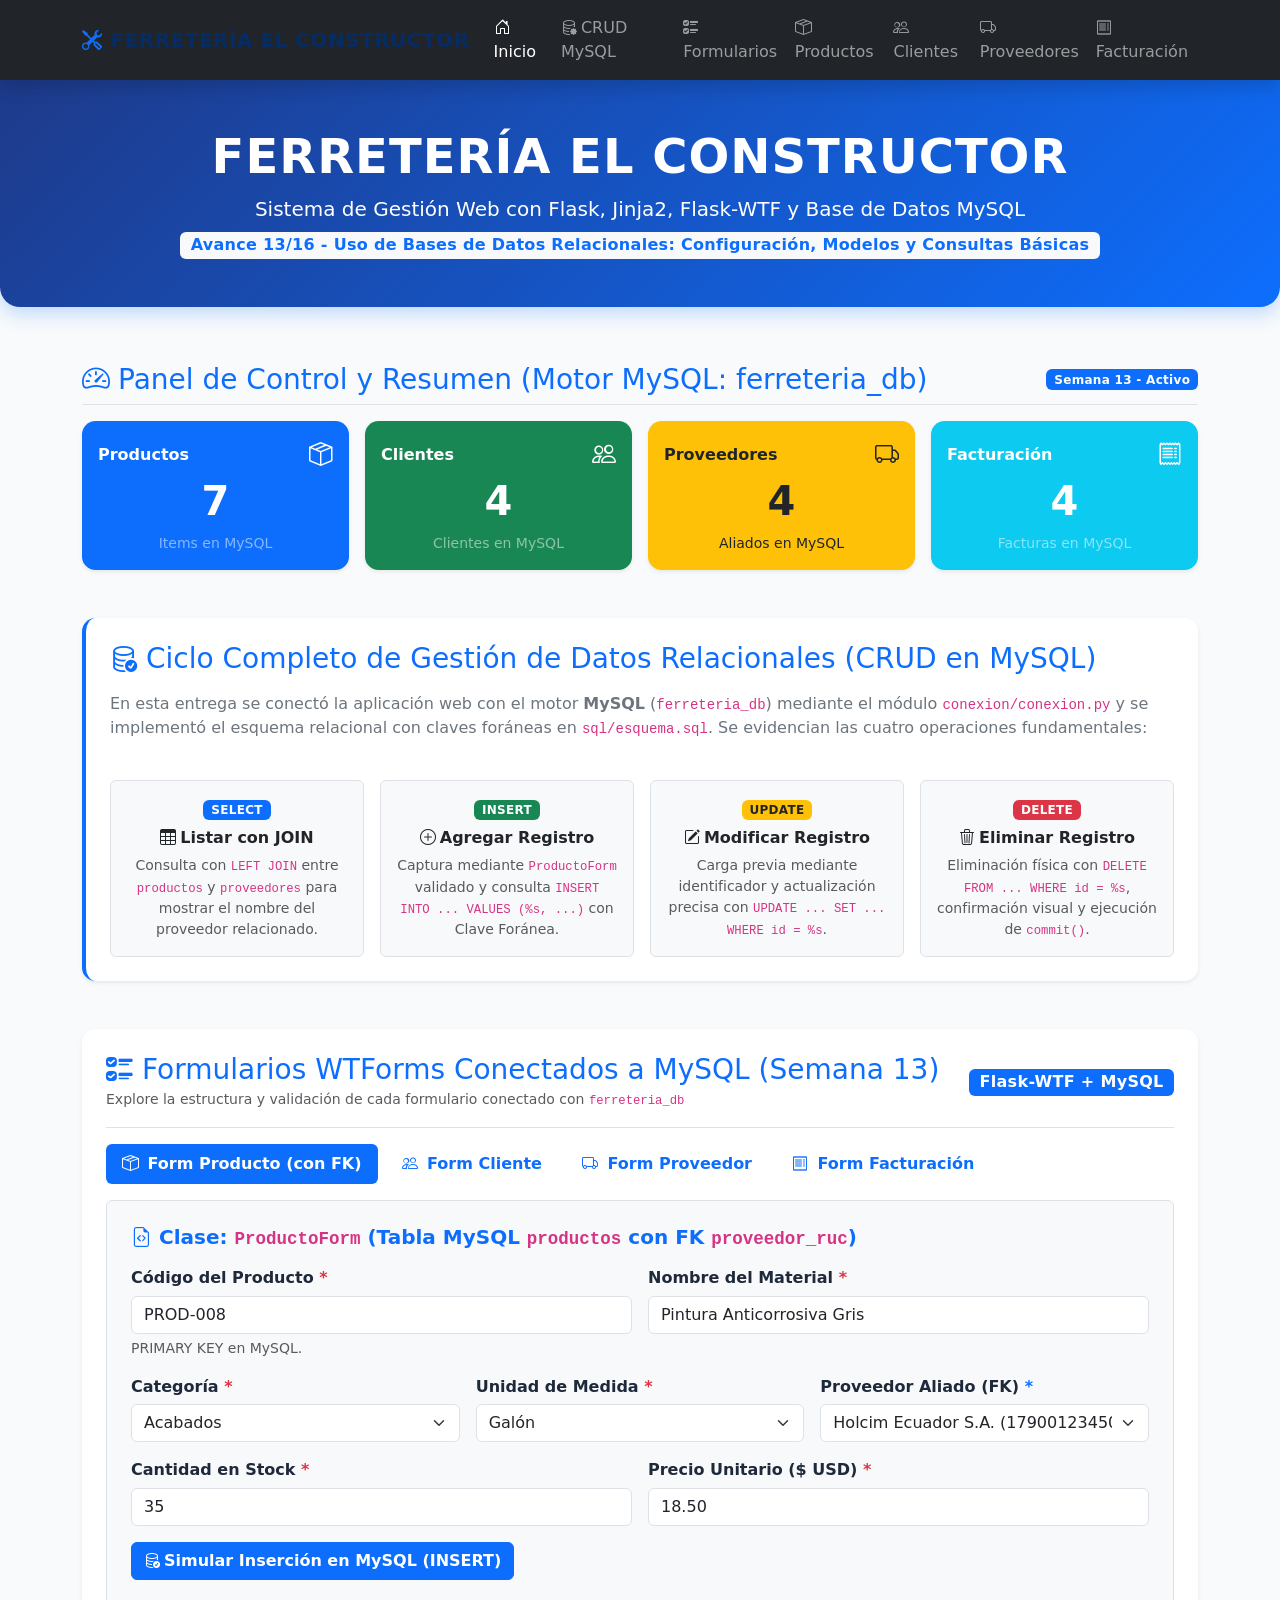
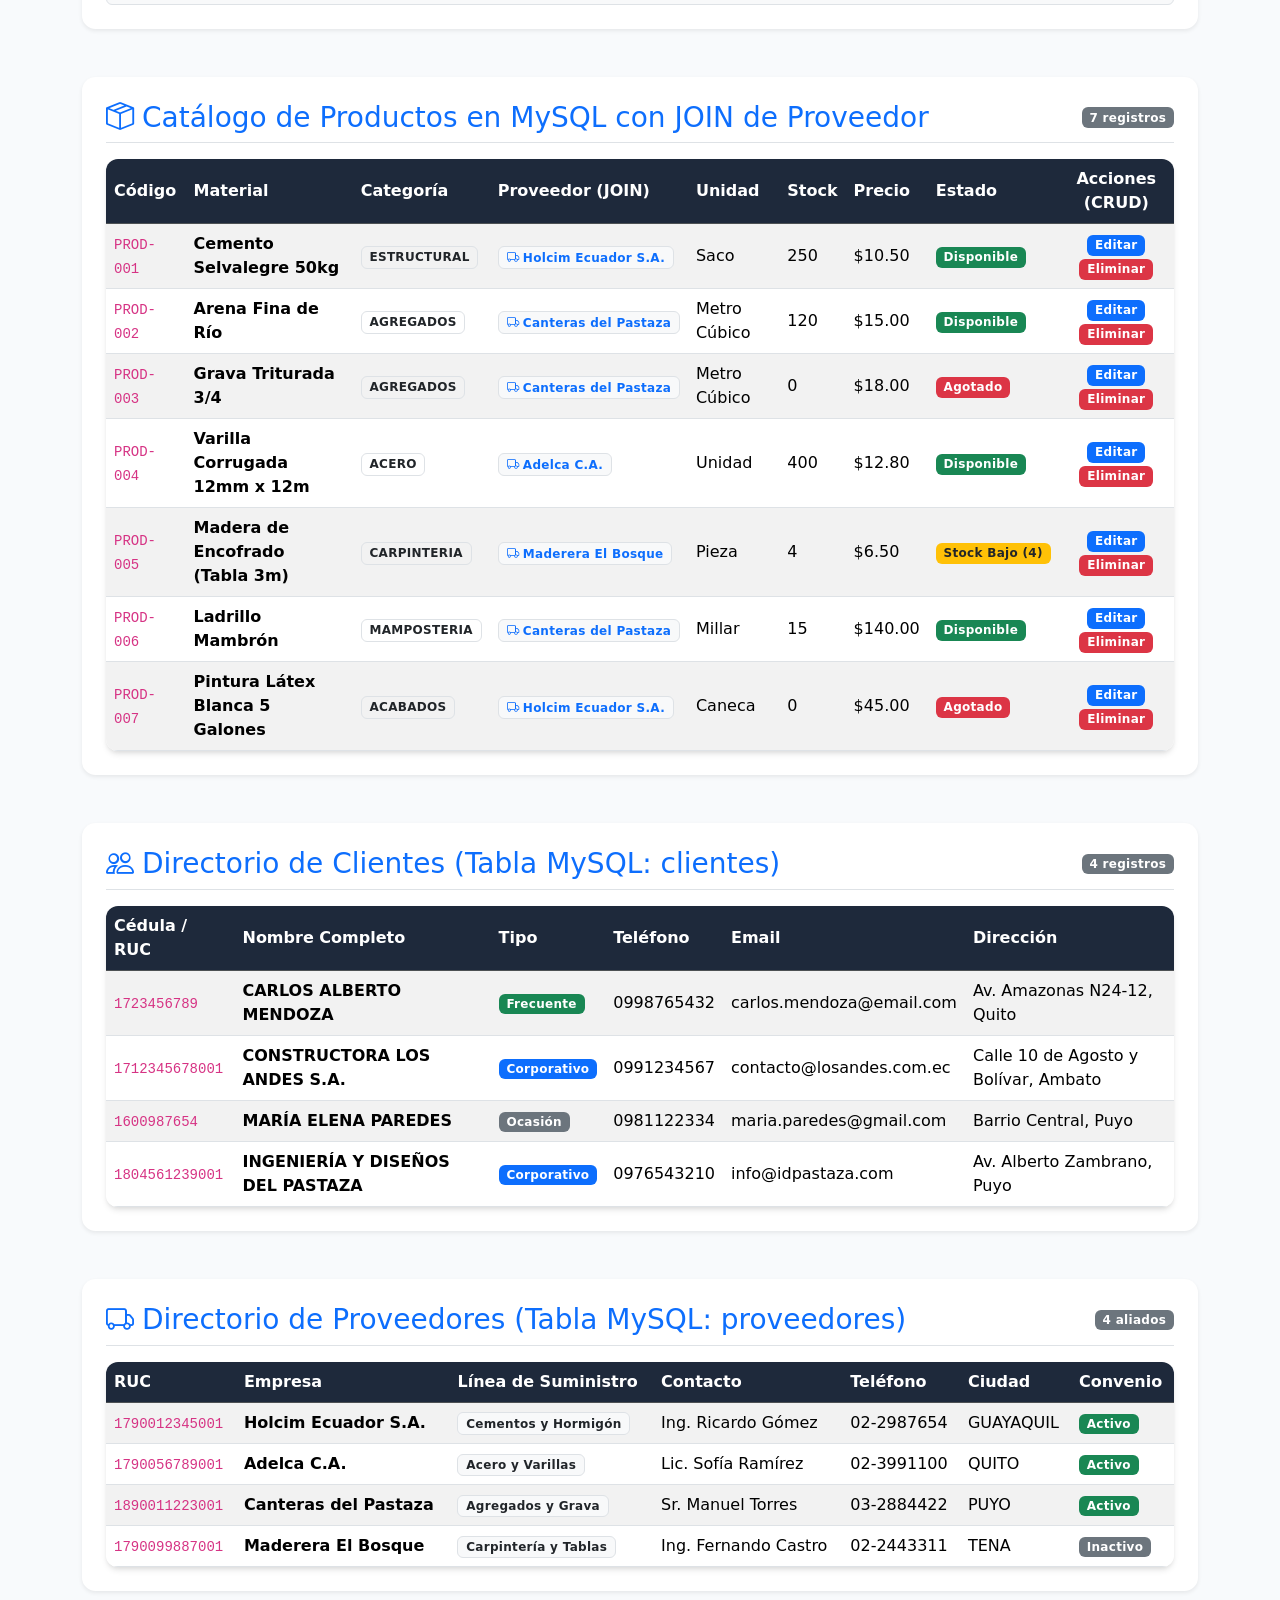
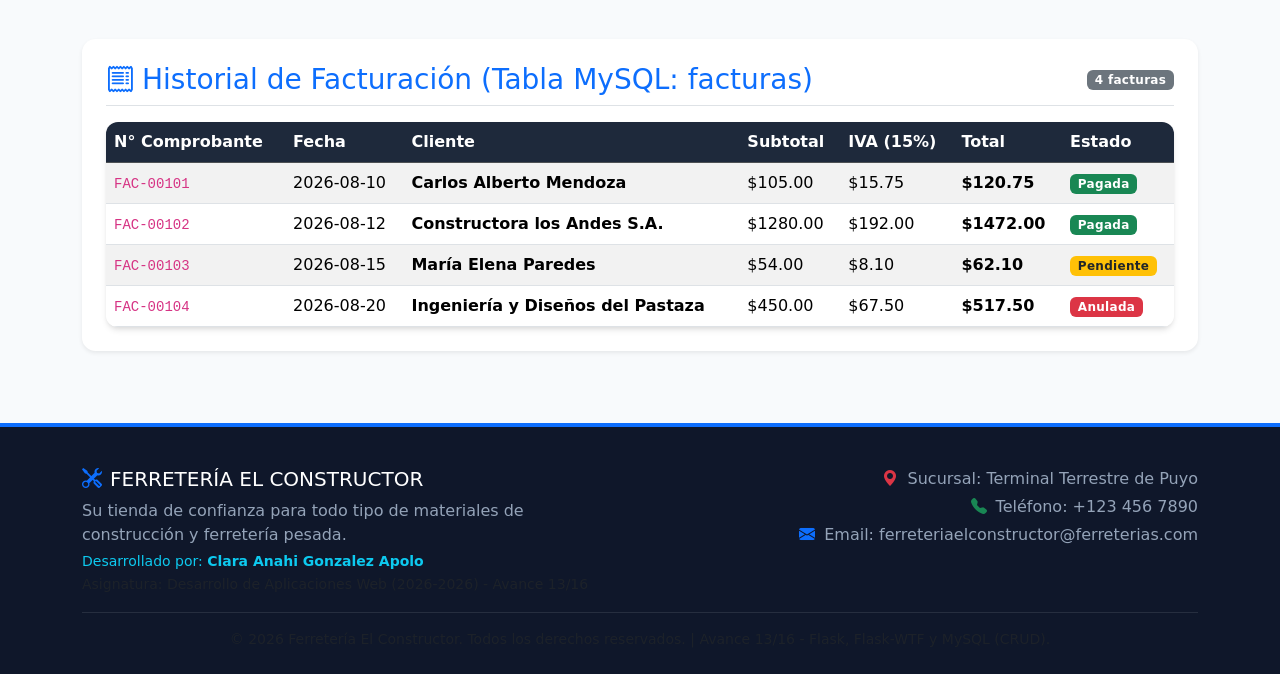
<file: index.html>
<!DOCTYPE html>
<html lang="es">
<head>
    <meta charset="UTF-8">
    <meta name="viewport" content="width=device-width, initial-scale=1.0">
    <title>Ferretería El Constructor - Proyecto Integrador U4 (Semana 13)</title>
    <!-- Bootstrap 5 CSS -->
    <link href="https://cdn.jsdelivr.net/npm/bootstrap@5.3.2/dist/css/bootstrap.min.css" rel="stylesheet">
    <!-- Bootstrap Icons -->
    <link rel="stylesheet" href="https://cdn.jsdelivr.net/npm/bootstrap-icons@1.11.3/font/bootstrap-icons.min.css">
    <!-- Estilos personalizados -->
    <link rel="stylesheet" href="static/css/style.css">
</head>
<body>

    <!-- Navegación principal -->
    <nav class="navbar navbar-expand-lg navbar-dark bg-dark sticky-top shadow">
        <div class="container">
            <a class="navbar-brand fw-bold text-primary-emphasis" href="index.html">
                <i class="bi bi-tools text-primary me-2"></i>FERRETERÍA EL CONSTRUCTOR
            </a>
            <button class="navbar-toggler" type="button" data-bs-toggle="collapse" data-bs-target="#navbarNav" aria-controls="navbarNav" aria-expanded="false" aria-label="Toggle navigation">
                <span class="navbar-toggler-icon"></span>
            </button>
            <div class="collapse navbar-collapse" id="navbarNav">
                <ul class="navbar-nav ms-auto">
                    <li class="nav-item"><a class="nav-link active" href="#resumen"><i class="bi bi-house-door me-1"></i>Inicio</a></li>
                    <li class="nav-item"><a class="nav-link" href="#crud"><i class="bi bi-database-gear me-1"></i>CRUD MySQL</a></li>
                    <li class="nav-item"><a class="nav-link" href="#formularios"><i class="bi bi-ui-checks me-1"></i>Formularios</a></li>
                    <li class="nav-item"><a class="nav-link" href="#productos"><i class="bi bi-box-seam me-1"></i>Productos</a></li>
                    <li class="nav-item"><a class="nav-link" href="#clientes"><i class="bi bi-people me-1"></i>Clientes</a></li>
                    <li class="nav-item"><a class="nav-link" href="#proveedores"><i class="bi bi-truck me-1"></i>Proveedores</a></li>
                    <li class="nav-item"><a class="nav-link" href="#facturacion"><i class="bi bi-receipt me-1"></i>Facturación</a></li>
                </ul>
            </div>
        </div>
    </nav>

    <!-- Encabezado Hero -->
    <header class="hero-header text-center">
        <div class="container">
            <h1 class="display-5 fw-bold">FERRETERÍA EL CONSTRUCTOR</h1>
            <p class="lead mb-0">Sistema de Gestión Web con Flask, Jinja2, Flask-WTF y Base de Datos MySQL</p>
            <span class="badge bg-light text-primary mt-2 fs-6">Avance 13/16 - Uso de Bases de Datos Relacionales: Configuración, Modelos y Consultas Básicas</span>
        </div>
    </header>

    <!-- Contenido principal -->
    <main class="container my-4">
        <!-- Resumen General -->
        <section id="resumen" class="mb-5">
            <div class="d-flex justify-content-between align-items-center border-bottom pb-2 mb-3">
                <h3 class="text-primary mb-0"><i class="bi bi-speedometer2 me-2"></i>Panel de Control y Resumen (Motor MySQL: ferreteria_db)</h3>
                <span class="badge bg-primary">Semana 13 - Activo</span>
            </div>
            <div class="row g-3 text-center">
                <div class="col-md-3 col-sm-6">
                    <div class="card p-3 bg-primary text-white h-100 shadow-sm">
                        <div class="d-flex justify-content-between align-items-center mb-1">
                            <span class="fw-semibold">Productos</span>
                            <i class="bi bi-box-seam fs-4"></i>
                        </div>
                        <h2 class="display-6 fw-bold">7</h2>
                        <p class="small mb-0 text-white-50">Items en MySQL</p>
                    </div>
                </div>
                <div class="col-md-3 col-sm-6">
                    <div class="card p-3 bg-success text-white h-100 shadow-sm">
                        <div class="d-flex justify-content-between align-items-center mb-1">
                            <span class="fw-semibold">Clientes</span>
                            <i class="bi bi-people fs-4"></i>
                        </div>
                        <h2 class="display-6 fw-bold">4</h2>
                        <p class="small mb-0 text-white-50">Clientes en MySQL</p>
                    </div>
                </div>
                <div class="col-md-3 col-sm-6">
                    <div class="card p-3 bg-warning text-dark h-100 shadow-sm">
                        <div class="d-flex justify-content-between align-items-center mb-1">
                            <span class="fw-semibold">Proveedores</span>
                            <i class="bi bi-truck fs-4"></i>
                        </div>
                        <h2 class="display-6 fw-bold">4</h2>
                        <p class="small mb-0 text-dark-50">Aliados en MySQL</p>
                    </div>
                </div>
                <div class="col-md-3 col-sm-6">
                    <div class="card p-3 bg-info text-white h-100 shadow-sm">
                        <div class="d-flex justify-content-between align-items-center mb-1">
                            <span class="fw-semibold">Facturación</span>
                            <i class="bi bi-receipt fs-4"></i>
                        </div>
                        <h2 class="display-6 fw-bold">4</h2>
                        <p class="small mb-0 text-white-50">Facturas en MySQL</p>
                    </div>
                </div>
            </div>
        </section>

        <!-- Sección de Operaciones CRUD en MySQL (Semana 13) -->
        <section id="crud" class="mb-5">
            <div class="card p-4 shadow-sm border-0 border-start border-primary border-4">
                <h3 class="text-primary mb-3"><i class="bi bi-database-check me-2"></i>Ciclo Completo de Gestión de Datos Relacionales (CRUD en MySQL)</h3>
                <p class="text-secondary">
                    En esta entrega se conectó la aplicación web con el motor <strong>MySQL</strong> (<code>ferreteria_db</code>) mediante el módulo <code>conexion/conexion.py</code> y se implementó el esquema relacional con claves foráneas en <code>sql/esquema.sql</code>. Se evidencian las cuatro operaciones fundamentales:
                </p>
                <div class="row g-3 text-center mt-2">
                    <div class="col-md-3 col-sm-6">
                        <div class="p-3 bg-light rounded border h-100">
                            <span class="badge bg-primary mb-2">SELECT</span>
                            <h6 class="fw-bold"><i class="bi bi-table me-1"></i>Listar con JOIN</h6>
                            <p class="small text-muted mb-0">Consulta con <code>LEFT JOIN</code> entre <code>productos</code> y <code>proveedores</code> para mostrar el nombre del proveedor relacionado.</p>
                        </div>
                    </div>
                    <div class="col-md-3 col-sm-6">
                        <div class="p-3 bg-light rounded border h-100">
                            <span class="badge bg-success mb-2">INSERT</span>
                            <h6 class="fw-bold"><i class="bi bi-plus-circle me-1"></i>Agregar Registro</h6>
                            <p class="small text-muted mb-0">Captura mediante <code>ProductoForm</code> validado y consulta <code>INSERT INTO ... VALUES (%s, ...)</code> con Clave Foránea.</p>
                        </div>
                    </div>
                    <div class="col-md-3 col-sm-6">
                        <div class="p-3 bg-light rounded border h-100">
                            <span class="badge bg-warning text-dark mb-2">UPDATE</span>
                            <h6 class="fw-bold"><i class="bi bi-pencil-square me-1"></i>Modificar Registro</h6>
                            <p class="small text-muted mb-0">Carga previa mediante identificador y actualización precisa con <code>UPDATE ... SET ... WHERE id = %s</code>.</p>
                        </div>
                    </div>
                    <div class="col-md-3 col-sm-6">
                        <div class="p-3 bg-light rounded border h-100">
                            <span class="badge bg-danger mb-2">DELETE</span>
                            <h6 class="fw-bold"><i class="bi bi-trash3 me-1"></i>Eliminar Registro</h6>
                            <p class="small text-muted mb-0">Eliminación física con <code>DELETE FROM ... WHERE id = %s</code>, confirmación visual y ejecución de <code>commit()</code>.</p>
                        </div>
                    </div>
                </div>
            </div>
        </section>

        <!-- Demostración Interactiva de Formularios -->
        <section id="formularios" class="mb-5">
            <div class="card p-4 shadow-sm border-0">
                <div class="d-flex justify-content-between align-items-center border-bottom pb-3 mb-3">
                    <div>
                        <h3 class="text-primary mb-0"><i class="bi bi-ui-checks me-2"></i>Formularios WTForms Conectados a MySQL (Semana 13)</h3>
                        <small class="text-muted">Explore la estructura y validación de cada formulario conectado con <code>ferreteria_db</code></small>
                    </div>
                    <span class="badge bg-primary fs-6">Flask-WTF + MySQL</span>
                </div>

                <ul class="nav nav-pills mb-3 gap-2" id="formsTab" role="tablist">
                    <li class="nav-item" role="presentation">
                        <button class="nav-link active fw-semibold" id="tab-prod" data-bs-toggle="pill" data-bs-target="#form-prod" type="button" role="tab"><i class="bi bi-box-seam me-1"></i> Form Producto (con FK)</button>
                    </li>
                    <li class="nav-item" role="presentation">
                        <button class="nav-link fw-semibold" id="tab-cli" data-bs-toggle="pill" data-bs-target="#form-cli" type="button" role="tab"><i class="bi bi-people me-1"></i> Form Cliente</button>
                    </li>
                    <li class="nav-item" role="presentation">
                        <button class="nav-link fw-semibold" id="tab-prov" data-bs-toggle="pill" data-bs-target="#form-prov" type="button" role="tab"><i class="bi bi-truck me-1"></i> Form Proveedor</button>
                    </li>
                    <li class="nav-item" role="presentation">
                        <button class="nav-link fw-semibold" id="tab-fac" data-bs-toggle="pill" data-bs-target="#form-fac" type="button" role="tab"><i class="bi bi-receipt me-1"></i> Form Facturación</button>
                    </li>
                </ul>

                <div class="tab-content border rounded p-4 bg-light" id="formsTabContent">
                    <!-- Form Producto Demo -->
                    <div class="tab-pane fade show active" id="form-prod" role="tabpanel">
                        <h5 class="text-primary fw-bold mb-3"><i class="bi bi-file-earmark-code me-2"></i>Clase: <code>ProductoForm</code> (Tabla MySQL <code>productos</code> con FK <code>proveedor_ruc</code>)</h5>
                        <form class="row g-3">
                            <div class="col-md-6">
                                <label class="form-label fw-semibold">Código del Producto <span class="text-danger">*</span></label>
                                <input type="text" class="form-control" value="PROD-008" placeholder="Ej. PROD-008">
                                <div class="form-text">PRIMARY KEY en MySQL.</div>
                            </div>
                            <div class="col-md-6">
                                <label class="form-label fw-semibold">Nombre del Material <span class="text-danger">*</span></label>
                                <input type="text" class="form-control" value="Pintura Anticorrosiva Gris">
                            </div>
                            <div class="col-md-4">
                                <label class="form-label fw-semibold">Categoría <span class="text-danger">*</span></label>
                                <select class="form-select">
                                    <option>Acabados</option>
                                    <option>Estructural</option>
                                    <option>Agregados</option>
                                    <option>Acero</option>
                                    <option>Herramientas</option>
                                </select>
                            </div>
                            <div class="col-md-4">
                                <label class="form-label fw-semibold">Unidad de Medida <span class="text-danger">*</span></label>
                                <select class="form-select">
                                    <option>Galón</option>
                                    <option>Saco</option>
                                    <option>Metro Cúbico</option>
                                    <option>Unidad</option>
                                </select>
                            </div>
                            <div class="col-md-4">
                                <label class="form-label fw-semibold">Proveedor Aliado (FK) <span class="text-primary">*</span></label>
                                <select class="form-select">
                                    <option>Holcim Ecuador S.A. (1790012345001)</option>
                                    <option>Adelca C.A. (1790056789001)</option>
                                    <option>Canteras del Pastaza (1890011223001)</option>
                                </select>
                            </div>
                            <div class="col-md-6">
                                <label class="form-label fw-semibold">Cantidad en Stock <span class="text-danger">*</span></label>
                                <input type="number" class="form-control" value="35">
                            </div>
                            <div class="col-md-6">
                                <label class="form-label fw-semibold">Precio Unitario ($ USD) <span class="text-danger">*</span></label>
                                <input type="number" step="0.01" class="form-control" value="18.50">
                            </div>
                            <div class="col-12 mt-3">
                                <button type="button" class="btn btn-primary fw-semibold"><i class="bi bi-database-check me-1"></i>Simular Inserción en MySQL (INSERT)</button>
                            </div>
                        </form>
                    </div>

                    <!-- Form Cliente Demo -->
                    <div class="tab-pane fade" id="form-cli" role="tabpanel">
                        <h5 class="text-success fw-bold mb-3"><i class="bi bi-file-earmark-code me-2"></i>Clase: <code>ClienteForm</code> (Tabla MySQL <code>clientes</code>)</h5>
                        <form class="row g-3">
                            <div class="col-md-6">
                                <label class="form-label fw-semibold">Cédula / RUC <span class="text-danger">*</span></label>
                                <input type="text" class="form-control" value="1712345678001">
                            </div>
                            <div class="col-md-6">
                                <label class="form-label fw-semibold">Razón Social <span class="text-danger">*</span></label>
                                <input type="text" class="form-control" value="Constructora Pastaza Cía. Ltda.">
                            </div>
                            <div class="col-md-6">
                                <label class="form-label fw-semibold">Tipo de Cliente <span class="text-danger">*</span></label>
                                <select class="form-select">
                                    <option>Cliente Corporativo / Empresa</option>
                                    <option>Cliente Frecuente</option>
                                    <option>Cliente de Ocasión</option>
                                </select>
                            </div>
                            <div class="col-md-6">
                                <label class="form-label fw-semibold">Teléfono <span class="text-danger">*</span></label>
                                <input type="text" class="form-control" value="0998765432">
                            </div>
                            <div class="col-12">
                                <label class="form-label fw-semibold">Correo Electrónico <span class="text-danger">*</span></label>
                                <input type="email" class="form-control" value="ventas@pastazaconstruye.com">
                            </div>
                            <div class="col-12">
                                <label class="form-label fw-semibold">Dirección Fiscal <span class="text-danger">*</span></label>
                                <input type="text" class="form-control" value="Av. Alberto Zambrano y Ceslao Marín, Puyo">
                            </div>
                            <div class="col-12 mt-3">
                                <button type="button" class="btn btn-success fw-semibold"><i class="bi bi-database-check me-1"></i>Simular Inserción en MySQL (INSERT)</button>
                            </div>
                        </form>
                    </div>

                    <!-- Form Proveedor Demo -->
                    <div class="tab-pane fade" id="form-prov" role="tabpanel">
                        <h5 class="text-warning text-dark fw-bold mb-3"><i class="bi bi-file-earmark-code me-2"></i>Clase: <code>ProveedorForm</code> (Tabla MySQL <code>proveedores</code>)</h5>
                        <form class="row g-3">
                            <div class="col-md-6">
                                <label class="form-label fw-semibold">RUC Proveedor <span class="text-danger">*</span></label>
                                <input type="text" class="form-control" value="1790012345001">
                            </div>
                            <div class="col-md-6">
                                <label class="form-label fw-semibold">Razón Social <span class="text-danger">*</span></label>
                                <input type="text" class="form-control" value="Holcim Ecuador S.A.">
                            </div>
                            <div class="col-md-6">
                                <label class="form-label fw-semibold">Línea de Suministro <span class="text-danger">*</span></label>
                                <select class="form-select">
                                    <option>Cementos y Hormigón</option>
                                    <option>Acero y Varillas</option>
                                    <option>Agregados y Grava</option>
                                </select>
                            </div>
                            <div class="col-md-6">
                                <label class="form-label fw-semibold">Contacto Principal <span class="text-danger">*</span></label>
                                <input type="text" class="form-control" value="Ing. Ricardo Gómez">
                            </div>
                            <div class="col-12">
                                <div class="form-check form-switch p-3 bg-white rounded border">
                                    <input class="form-check-input ms-0 me-2" type="checkbox" checked>
                                    <label class="form-check-label fw-semibold">Convenio Comercial Vigente / Activo (TINYINT 1/0)</label>
                                </div>
                            </div>
                            <div class="col-12 mt-3">
                                <button type="button" class="btn btn-warning text-dark fw-semibold"><i class="bi bi-database-check me-1"></i>Simular Inserción en MySQL (INSERT)</button>
                            </div>
                        </form>
                    </div>

                    <!-- Form Facturación Demo -->
                    <div class="tab-pane fade" id="form-fac" role="tabpanel">
                        <h5 class="text-info fw-bold mb-3"><i class="bi bi-file-earmark-code me-2"></i>Clase: <code>FacturacionForm</code> (Tabla MySQL <code>facturas</code>)</h5>
                        <form class="row g-3">
                            <div class="col-md-6">
                                <label class="form-label fw-semibold">N° Comprobante <span class="text-danger">*</span></label>
                                <input type="text" class="form-control" value="FAC-00105">
                            </div>
                            <div class="col-md-6">
                                <label class="form-label fw-semibold">Fecha de Emisión <span class="text-danger">*</span></label>
                                <input type="date" class="form-control" value="2026-09-13">
                            </div>
                            <div class="col-12">
                                <label class="form-label fw-semibold">Cliente <span class="text-danger">*</span></label>
                                <input type="text" class="form-control" value="Constructora Los Andes S.A.">
                            </div>
                            <div class="col-md-4">
                                <label class="form-label fw-semibold">Subtotal ($ USD) <span class="text-danger">*</span></label>
                                <input type="number" class="form-control" value="500.00" id="demo-subtotal">
                            </div>
                            <div class="col-md-4">
                                <label class="form-label fw-semibold">IVA 15% ($ USD)</label>
                                <input type="text" class="form-control" value="75.00" id="demo-iva" readonly>
                            </div>
                            <div class="col-md-4">
                                <label class="form-label fw-semibold">Total ($ USD)</label>
                                <input type="text" class="form-control fw-bold text-primary" value="575.00" id="demo-total" readonly>
                            </div>
                            <div class="col-12 mt-3">
                                <button type="button" class="btn btn-info text-white fw-semibold"><i class="bi bi-database-check me-1"></i>Simular Inserción en MySQL (INSERT)</button>
                            </div>
                        </form>
                    </div>
                </div>
            </div>
        </section>

        <!-- Sección de Productos -->
        <section id="productos" class="mb-5">
            <div class="card p-4 shadow-sm">
                <div class="d-flex justify-content-between align-items-center border-bottom pb-2 mb-3">
                    <h3 class="text-primary mb-0"><i class="bi bi-box-seam me-2"></i>Catálogo de Productos en MySQL con JOIN de Proveedor</h3>
                    <span class="badge bg-secondary">7 registros</span>
                </div>
                <div class="table-responsive">
                    <table class="table table-striped table-hover align-middle mb-0">
                        <thead class="table-dark">
                            <tr>
                                <th>Código</th>
                                <th>Material</th>
                                <th>Categoría</th>
                                <th>Proveedor (JOIN)</th>
                                <th>Unidad</th>
                                <th>Stock</th>
                                <th>Precio</th>
                                <th>Estado</th>
                                <th class="text-center">Acciones (CRUD)</th>
                            </tr>
                        </thead>
                        <tbody>
                            <tr><td><code>PROD-001</code></td><td><strong>Cemento Selvalegre 50kg</strong></td><td><span class="badge bg-outline-dark border text-dark">ESTRUCTURAL</span></td><td><span class="badge bg-light text-primary border"><i class="bi bi-truck me-1"></i>Holcim Ecuador S.A.</span></td><td>Saco</td><td>250</td><td>$10.50</td><td><span class="badge bg-success">Disponible</span></td><td class="text-center"><span class="badge bg-primary">Editar</span> <span class="badge bg-danger">Eliminar</span></td></tr>
                            <tr><td><code>PROD-002</code></td><td><strong>Arena Fina de Río</strong></td><td><span class="badge bg-outline-dark border text-dark">AGREGADOS</span></td><td><span class="badge bg-light text-primary border"><i class="bi bi-truck me-1"></i>Canteras del Pastaza</span></td><td>Metro Cúbico</td><td>120</td><td>$15.00</td><td><span class="badge bg-success">Disponible</span></td><td class="text-center"><span class="badge bg-primary">Editar</span> <span class="badge bg-danger">Eliminar</span></td></tr>
                            <tr><td><code>PROD-003</code></td><td><strong>Grava Triturada 3/4</strong></td><td><span class="badge bg-outline-dark border text-dark">AGREGADOS</span></td><td><span class="badge bg-light text-primary border"><i class="bi bi-truck me-1"></i>Canteras del Pastaza</span></td><td>Metro Cúbico</td><td>0</td><td>$18.00</td><td><span class="badge bg-danger">Agotado</span></td><td class="text-center"><span class="badge bg-primary">Editar</span> <span class="badge bg-danger">Eliminar</span></td></tr>
                            <tr><td><code>PROD-004</code></td><td><strong>Varilla Corrugada 12mm x 12m</strong></td><td><span class="badge bg-outline-dark border text-dark">ACERO</span></td><td><span class="badge bg-light text-primary border"><i class="bi bi-truck me-1"></i>Adelca C.A.</span></td><td>Unidad</td><td>400</td><td>$12.80</td><td><span class="badge bg-success">Disponible</span></td><td class="text-center"><span class="badge bg-primary">Editar</span> <span class="badge bg-danger">Eliminar</span></td></tr>
                            <tr><td><code>PROD-005</code></td><td><strong>Madera de Encofrado (Tabla 3m)</strong></td><td><span class="badge bg-outline-dark border text-dark">CARPINTERIA</span></td><td><span class="badge bg-light text-primary border"><i class="bi bi-truck me-1"></i>Maderera El Bosque</span></td><td>Pieza</td><td>4</td><td>$6.50</td><td><span class="badge bg-warning text-dark">Stock Bajo (4)</span></td><td class="text-center"><span class="badge bg-primary">Editar</span> <span class="badge bg-danger">Eliminar</span></td></tr>
                            <tr><td><code>PROD-006</code></td><td><strong>Ladrillo Mambrón</strong></td><td><span class="badge bg-outline-dark border text-dark">MAMPOSTERIA</span></td><td><span class="badge bg-light text-primary border"><i class="bi bi-truck me-1"></i>Canteras del Pastaza</span></td><td>Millar</td><td>15</td><td>$140.00</td><td><span class="badge bg-success">Disponible</span></td><td class="text-center"><span class="badge bg-primary">Editar</span> <span class="badge bg-danger">Eliminar</span></td></tr>
                            <tr><td><code>PROD-007</code></td><td><strong>Pintura Látex Blanca 5 Galones</strong></td><td><span class="badge bg-outline-dark border text-dark">ACABADOS</span></td><td><span class="badge bg-light text-primary border"><i class="bi bi-truck me-1"></i>Holcim Ecuador S.A.</span></td><td>Caneca</td><td>0</td><td>$45.00</td><td><span class="badge bg-danger">Agotado</span></td><td class="text-center"><span class="badge bg-primary">Editar</span> <span class="badge bg-danger">Eliminar</span></td></tr>
                        </tbody>
                    </table>
                </div>
            </div>
        </section>

        <!-- Sección de Clientes -->
        <section id="clientes" class="mb-5">
            <div class="card p-4 shadow-sm">
                <div class="d-flex justify-content-between align-items-center border-bottom pb-2 mb-3">
                    <h3 class="text-primary mb-0"><i class="bi bi-people me-2"></i>Directorio de Clientes (Tabla MySQL: clientes)</h3>
                    <span class="badge bg-secondary">4 registros</span>
                </div>
                <div class="table-responsive">
                    <table class="table table-striped table-hover align-middle mb-0">
                        <thead class="table-dark">
                            <tr>
                                <th>Cédula / RUC</th>
                                <th>Nombre Completo</th>
                                <th>Tipo</th>
                                <th>Teléfono</th>
                                <th>Email</th>
                                <th>Dirección</th>
                            </tr>
                        </thead>
                        <tbody>
                            <tr><td><code>1723456789</code></td><td><strong>CARLOS ALBERTO MENDOZA</strong></td><td><span class="badge bg-success">Frecuente</span></td><td>0998765432</td><td>carlos.mendoza@email.com</td><td>Av. Amazonas N24-12, Quito</td></tr>
                            <tr><td><code>1712345678001</code></td><td><strong>CONSTRUCTORA LOS ANDES S.A.</strong></td><td><span class="badge bg-primary">Corporativo</span></td><td>0991234567</td><td>contacto@losandes.com.ec</td><td>Calle 10 de Agosto y Bolívar, Ambato</td></tr>
                            <tr><td><code>1600987654</code></td><td><strong>MARÍA ELENA PAREDES</strong></td><td><span class="badge bg-secondary">Ocasión</span></td><td>0981122334</td><td>maria.paredes@gmail.com</td><td>Barrio Central, Puyo</td></tr>
                            <tr><td><code>1804561239001</code></td><td><strong>INGENIERÍA Y DISEÑOS DEL PASTAZA</strong></td><td><span class="badge bg-primary">Corporativo</span></td><td>0976543210</td><td>info@idpastaza.com</td><td>Av. Alberto Zambrano, Puyo</td></tr>
                        </tbody>
                    </table>
                </div>
            </div>
        </section>

        <!-- Sección de Proveedores -->
        <section id="proveedores" class="mb-5">
            <div class="card p-4 shadow-sm">
                <div class="d-flex justify-content-between align-items-center border-bottom pb-2 mb-3">
                    <h3 class="text-primary mb-0"><i class="bi bi-truck me-2"></i>Directorio de Proveedores (Tabla MySQL: proveedores)</h3>
                    <span class="badge bg-secondary">4 aliados</span>
                </div>
                <div class="table-responsive">
                    <table class="table table-striped table-hover align-middle mb-0">
                        <thead class="table-dark">
                            <tr>
                                <th>RUC</th>
                                <th>Empresa</th>
                                <th>Línea de Suministro</th>
                                <th>Contacto</th>
                                <th>Teléfono</th>
                                <th>Ciudad</th>
                                <th>Convenio</th>
                            </tr>
                        </thead>
                        <tbody>
                            <tr><td><code>1790012345001</code></td><td><strong>Holcim Ecuador S.A.</strong></td><td><span class="badge bg-light text-dark border">Cementos y Hormigón</span></td><td>Ing. Ricardo Gómez</td><td>02-2987654</td><td>GUAYAQUIL</td><td><span class="badge bg-success">Activo</span></td></tr>
                            <tr><td><code>1790056789001</code></td><td><strong>Adelca C.A.</strong></td><td><span class="badge bg-light text-dark border">Acero y Varillas</span></td><td>Lic. Sofía Ramírez</td><td>02-3991100</td><td>QUITO</td><td><span class="badge bg-success">Activo</span></td></tr>
                            <tr><td><code>1890011223001</code></td><td><strong>Canteras del Pastaza</strong></td><td><span class="badge bg-light text-dark border">Agregados y Grava</span></td><td>Sr. Manuel Torres</td><td>03-2884422</td><td>PUYO</td><td><span class="badge bg-success">Activo</span></td></tr>
                            <tr><td><code>1790099887001</code></td><td><strong>Maderera El Bosque</strong></td><td><span class="badge bg-light text-dark border">Carpintería y Tablas</span></td><td>Ing. Fernando Castro</td><td>02-2443311</td><td>TENA</td><td><span class="badge bg-secondary">Inactivo</span></td></tr>
                        </tbody>
                    </table>
                </div>
            </div>
        </section>

        <!-- Sección de Facturación -->
        <section id="facturacion" class="mb-5">
            <div class="card p-4 shadow-sm">
                <div class="d-flex justify-content-between align-items-center border-bottom pb-2 mb-3">
                    <h3 class="text-primary mb-0"><i class="bi bi-receipt me-2"></i>Historial de Facturación (Tabla MySQL: facturas)</h3>
                    <span class="badge bg-secondary">4 facturas</span>
                </div>
                <div class="table-responsive">
                    <table class="table table-striped table-hover align-middle mb-0">
                        <thead class="table-dark">
                            <tr>
                                <th>N° Comprobante</th>
                                <th>Fecha</th>
                                <th>Cliente</th>
                                <th>Subtotal</th>
                                <th>IVA (15%)</th>
                                <th>Total</th>
                                <th>Estado</th>
                            </tr>
                        </thead>
                        <tbody>
                            <tr><td><code>FAC-00101</code></td><td>2026-08-10</td><td><strong>Carlos Alberto Mendoza</strong></td><td>$105.00</td><td>$15.75</td><td><strong>$120.75</strong></td><td><span class="badge bg-success">Pagada</span></td></tr>
                            <tr><td><code>FAC-00102</code></td><td>2026-08-12</td><td><strong>Constructora los Andes S.A.</strong></td><td>$1280.00</td><td>$192.00</td><td><strong>$1472.00</strong></td><td><span class="badge bg-success">Pagada</span></td></tr>
                            <tr><td><code>FAC-00103</code></td><td>2026-08-15</td><td><strong>María Elena Paredes</strong></td><td>$54.00</td><td>$8.10</td><td><strong>$62.10</strong></td><td><span class="badge bg-warning text-dark">Pendiente</span></td></tr>
                            <tr><td><code>FAC-00104</code></td><td>2026-08-20</td><td><strong>Ingeniería y Diseños del Pastaza</strong></td><td>$450.00</td><td>$67.50</td><td><strong>$517.50</strong></td><td><span class="badge bg-danger">Anulada</span></td></tr>
                        </tbody>
                    </table>
                </div>
            </div>
        </section>
    </main>

    <!-- Footer -->
    <footer class="footer text-center text-md-start mt-auto">
        <div class="container">
            <div class="row gy-3">
                <div class="col-md-6">
                    <h5 class="text-white"><i class="bi bi-tools me-2 text-primary"></i>FERRETERÍA EL CONSTRUCTOR</h5>
                    <p class="mb-1">Su tienda de confianza para todo tipo de materiales de construcción y ferretería pesada.</p>
                    <small class="d-block text-info">Desarrollado por: <strong>Clara Anahi Gonzalez Apolo</strong></small>
                    <small class="text-muted">Asignatura: Desarrollo de Aplicaciones Web (2026-2026) - Avance 13/16</small>
                </div>
                <div class="col-md-6 text-md-end">
                    <p class="mb-1"><i class="bi bi-geo-alt-fill text-danger me-1"></i> Sucursal: Terminal Terrestre de Puyo</p>
                    <p class="mb-1"><i class="bi bi-telephone-fill text-success me-1"></i> Teléfono: +123 456 7890</p>
                    <p class="mb-0"><i class="bi bi-envelope-fill text-primary me-1"></i> Email: ferreteriaelconstructor@ferreterias.com</p>
                </div>
            </div>
            <hr class="my-3 border-secondary">
            <div class="text-center text-muted small">
                &copy; 2026 Ferretería El Constructor. Todos los derechos reservados. | Avance 13/16 - Flask, Flask-WTF y MySQL (CRUD).
            </div>
        </div>
    </footer>

    <!-- Bootstrap 5 JS Bundle -->
    <script src="https://cdn.jsdelivr.net/npm/bootstrap@5.3.2/dist/js/bootstrap.bundle.min.js"></script>
    <script>
        const subInput = document.getElementById('demo-subtotal');
        const ivaInput = document.getElementById('demo-iva');
        const totalInput = document.getElementById('demo-total');
        if(subInput) {
            subInput.addEventListener('input', function() {
                const sub = parseFloat(subInput.value) || 0;
                const iva = sub * 0.15;
                const total = sub + iva;
                ivaInput.value = iva.toFixed(2);
                totalInput.value = total.toFixed(2);
            });
        }
    </script>
</body>
</html>
</file>
<file: static/css/style.css>
/* Estilos para Ferretería El Constructor - Avance 11/16 */

:root {
    --primary-color: #0d6efd;
    --secondary-color: #0b5ed7;
    --accent-color: #198754;
    --dark-bg: #1e293b;
    --light-bg: #f8fafc;
    --card-shadow: 0 4px 6px -1px rgba(0, 0, 0, 0.1), 0 2px 4px -1px rgba(0, 0, 0, 0.06);
}

body {
    font-family: 'Segoe UI', system-ui, -apple-system, BlinkMacSystemFont, Roboto, Oxygen, Ubuntu, Cantarell, sans-serif;
    background-color: var(--light-bg);
    color: #334155;
    min-height: 100vh;
    display: flex;
    flex-direction: column;
}

main {
    flex: 1 0 auto;
}

.hero-header {
    background: linear-gradient(135deg, #1e3a8a 0%, #0d6efd 100%);
    color: #ffffff;
    padding: 3rem 1rem;
    border-radius: 0 0 1.25rem 1.25rem;
    margin-bottom: 2rem;
    box-shadow: 0 6px 20px rgba(13, 110, 253, 0.25);
}

.hero-header h1 {
    font-weight: 800;
    letter-spacing: 1px;
}

.navbar-brand {
    font-weight: 700;
    letter-spacing: 0.5px;
}

.nav-link {
    font-weight: 500;
    transition: color 0.2s ease-in-out;
}

.card {
    border: none;
    border-radius: 0.85rem;
    box-shadow: var(--card-shadow);
    transition: transform 0.2s ease-in-out, box-shadow 0.2s ease-in-out;
}

.card:hover {
    box-shadow: 0 10px 15px -3px rgba(0, 0, 0, 0.1), 0 4px 6px -2px rgba(0, 0, 0, 0.05);
}

.table-responsive {
    border-radius: 0.75rem;
    overflow: hidden;
    box-shadow: var(--card-shadow);
}

.table th {
    background-color: #1e293b;
    color: #ffffff;
    vertical-align: middle;
}

/* Estilos para formularios y validación WTForms */
.form-label {
    margin-bottom: 0.35rem;
    color: #1e293b;
}

.form-control:focus, .form-select:focus {
    border-color: #3b82f6;
    box-shadow: 0 0 0 0.25rem rgba(59, 130, 246, 0.25);
}

.invalid-feedback {
    font-size: 0.85rem;
    font-weight: 500;
    margin-top: 0.3rem;
}

.is-invalid {
    border-color: #dc3545 !important;
    background-color: #fff8f8;
}

/* Pie de página */
footer {
    background-color: #0f172a;
    color: #94a3b8;
    padding: 2.5rem 0 1.5rem 0;
    margin-top: 3.5rem;
    border-top: 4px solid var(--primary-color);
}

footer a {
    color: #38bdf8;
    text-decoration: none;
}

footer a:hover {
    text-decoration: underline;
}

.badge {
    font-weight: 600;
    letter-spacing: 0.3px;
}
</file>
